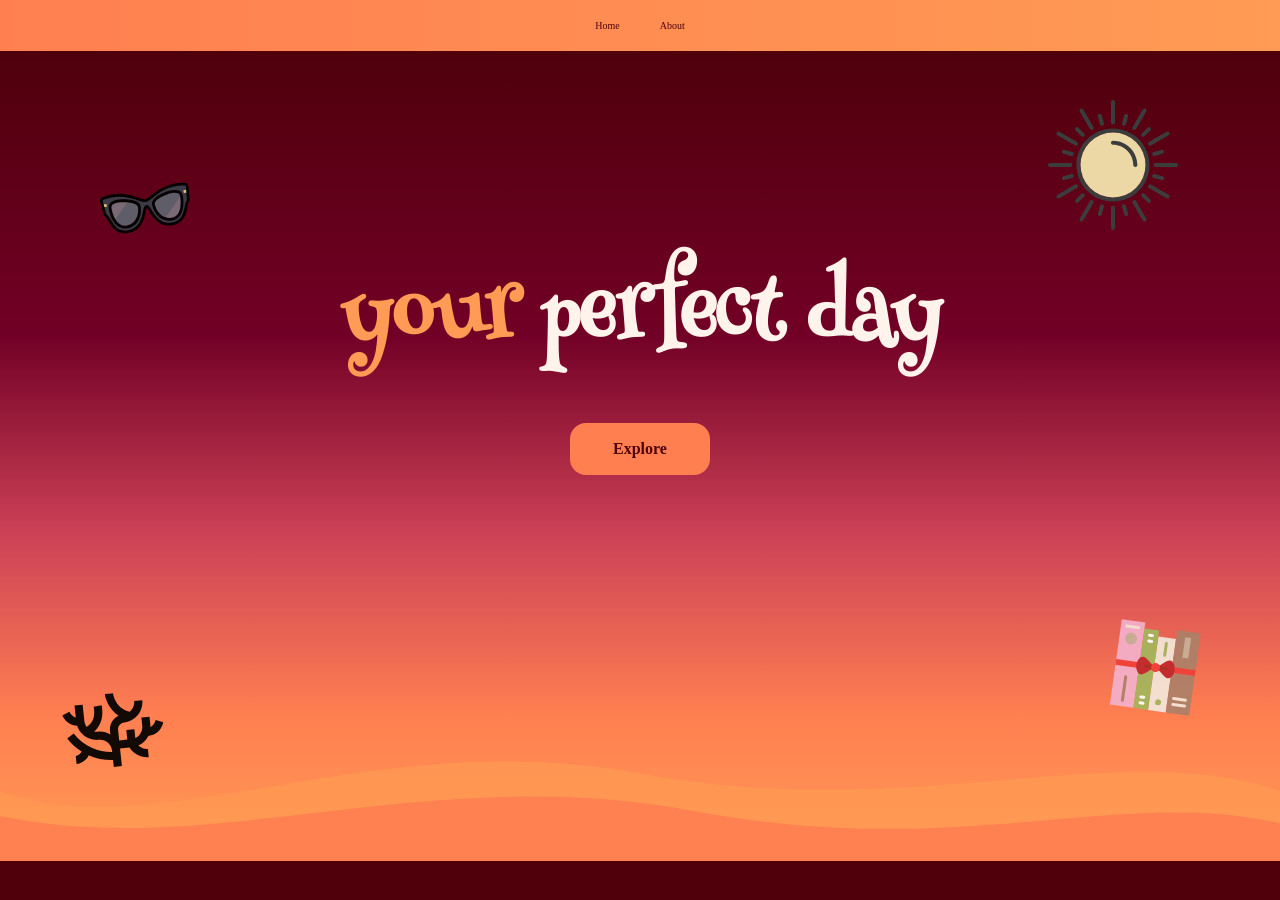
<file: index.html>
<!DOCTYPE html>
<html lang="en">
<head>
    <style>

    </style>
    <!-- FONTS -->
     <!-- main title -->
      <link rel="preconnect" href="https://fonts.googleapis.com">
<link rel="preconnect" href="https://fonts.gstatic.com" crossorigin>
<link href="https://fonts.googleapis.com/css2?family=Fontdiner+Swanky&family=Henny+Penny&display=swap" rel="stylesheet">
    
    <meta charset="UTF-8">
    <meta name="viewport" content="width=device-width, initial-scale=1.0">

    <link rel="stylesheet" href="style.css">
    <title>a perfect day</title>
</head>
<body>

    <nav class="navbar">
        <ul class="nav-links">
            <li><a href="index.html">Home</a></li>
            <li><a href="about.html">About</a></li>
        </ul>
    </nav>

    <section class="hero">
        <img src="stickers/sun.svg" class="hero-sticker sticker-sun" alt="">
        <img src="stickers/coral.svg" class="hero-sticker sticker-coral" alt="">
        <img src="stickers/sunglasses.svg" class="hero-sticker sticker-sunglasses" alt="">
        <img src="stickers/books.svg" class="hero-sticker sticker-books" alt="">

        <h1 class="hero-title"><em>your</em> perfect day</h1>

        <a href="explore.html" class="explore-btn">Explore</a>

        <img src="stickers/wave.svg" class="hero-sticker sticker-wave" alt="">
    </section>

</body>
</html>
</file>
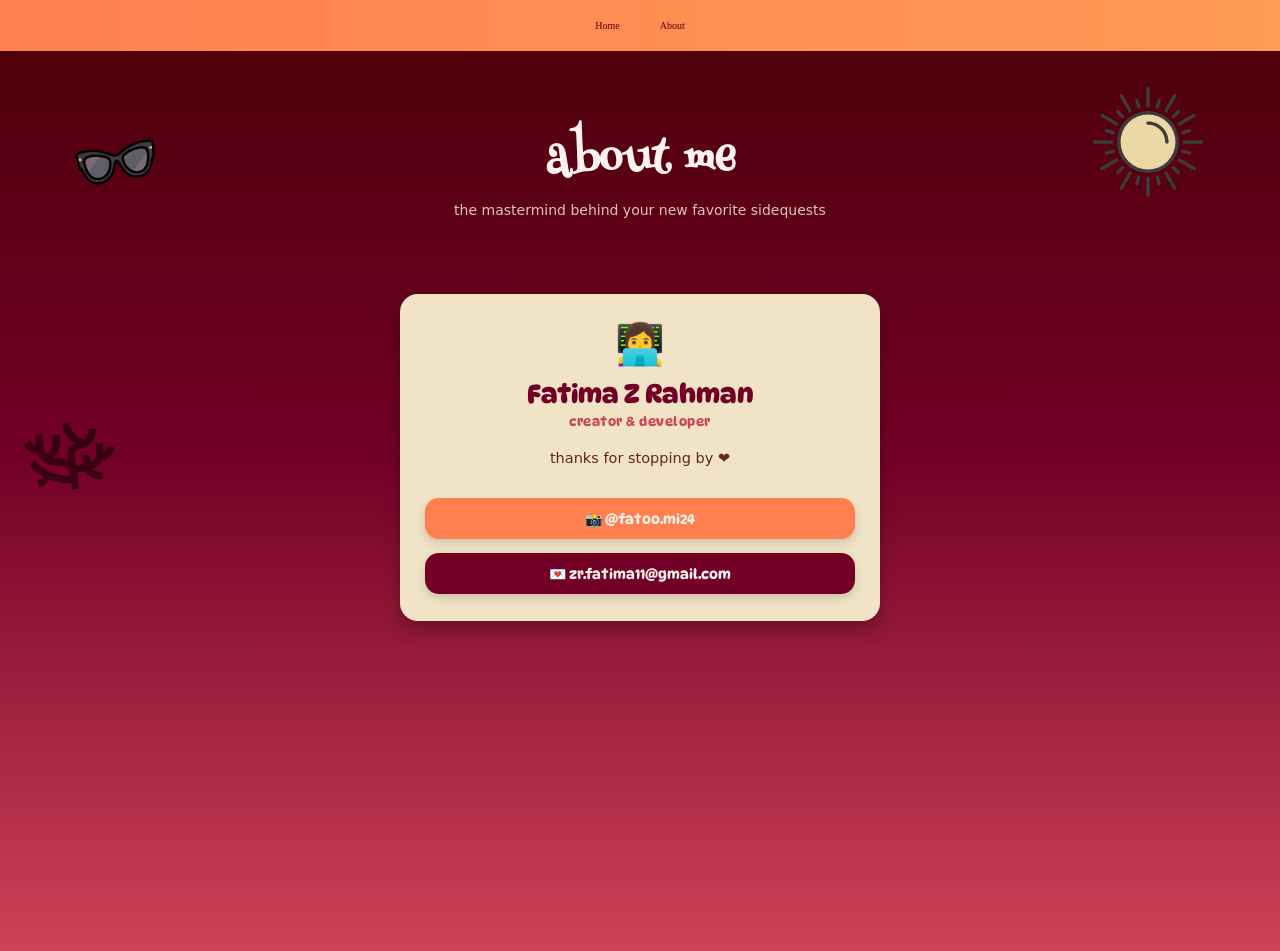
<file: about.html>
<!DOCTYPE html>
<html lang="en">
<head>
    <!-- FONTS -->
    <link rel="preconnect" href="https://fonts.googleapis.com">
    <link rel="preconnect" href="https://fonts.gstatic.com" crossorigin>
    <link href="https://fonts.googleapis.com/css2?family=DynaPuff:wght@400..700&family=Fontdiner+Swanky&family=Henny+Penny&display=swap" rel="stylesheet">

    <meta charset="UTF-8">
    <meta name="viewport" content="width=device-width, initial-scale=1.0">

    <link rel="stylesheet" href="style.css">
    <title>about the creator — a perfect day</title>
</head>
<body>

    <nav class="navbar">
        <ul class="nav-links">
            <li><a href="index.html">Home</a></li>
            <li><a href="about.html" class="active">About</a></li>
        </ul>
    </nav>

    <section class="sidequest-page">

        <img src="stickers/sun.svg" class="hero-sticker sq-sticker-sun" alt="">
        <img src="stickers/coral.svg" class="hero-sticker sq-sticker-coral" alt="">
        <img src="stickers/sunglasses.svg" class="hero-sticker sq-sticker-sunglasses" alt="">

        <h1 class="sq-title">about me</h1>
        <p class="sq-subtitle">the mastermind behind your new favorite sidequests</p>

        <div class="quest-category" style="max-width: 480px; margin: 0 auto; padding-top: 20px;">
            
            <div class="quest-card" style="display: flex; flex-direction: column; align-items: center; width: 100%; text-align: center;">
                <div class="quest-emoji" style="font-size: 4rem; margin-bottom: 10px;">👩‍💻</div>
                
                <h3 style="font-family: 'DynaPuff', cursive; font-weight: 600; font-size: 2.6rem; margin-bottom: 4px; color: var(--dark-amaranth);">Fatima Z Rahman</h3>
                <p class="quest-location" style="font-family: 'DynaPuff', cursive; margin-bottom: 18px; font-size: 1.3rem; font-weight: 500; text-transform: lowercase; letter-spacing: 0.5px; color: var(--amaranth);">
                    creator & developer
                </p>
                
                <p class="quest-desc" style="margin-bottom: 28px; font-size: 1.45rem; line-height: 1.6; color: var(--night-bordeaux);">
                    thanks for stopping by ❤️
                </p>

                <!-- Social and contact hubs with custom styling to kill the blue color -->
                <div style="display: flex; flex-direction: column; gap: 14px; width: 100%;">
                    <a href="https://instagram.com" target="_blank" style="display: inline-block; background: var(--coral-glow); color: var(--text-light); text-decoration: none; padding: 12px 24px; border-radius: 14px; font-family: 'DynaPuff', cursive; font-weight: 500; font-size: 1.4rem; text-transform: lowercase; transition: background-color 0.2s, transform 0.2s; box-shadow: 0 4px 10px rgba(0,0,0,0.15);">
                        📸 @fatoo.mi24
                    </a>
                    <a href="mailto:zr.fatima11@gmail.com" style="display: inline-block; background: var(--dark-amaranth); color: var(--text-light); text-decoration: none; padding: 12px 24px; border-radius: 14px; font-family: 'DynaPuff', cursive; font-weight: 500; font-size: 1.4rem; text-transform: lowercase; transition: background-color 0.2s, transform 0.2s; box-shadow: 0 4px 10px rgba(0,0,0,0.15);">
                        💌 zr.fatima11@gmail.com
                    </a>
                </div>
            </div>

        </div>

    </section>

</body>
</html>
</file>
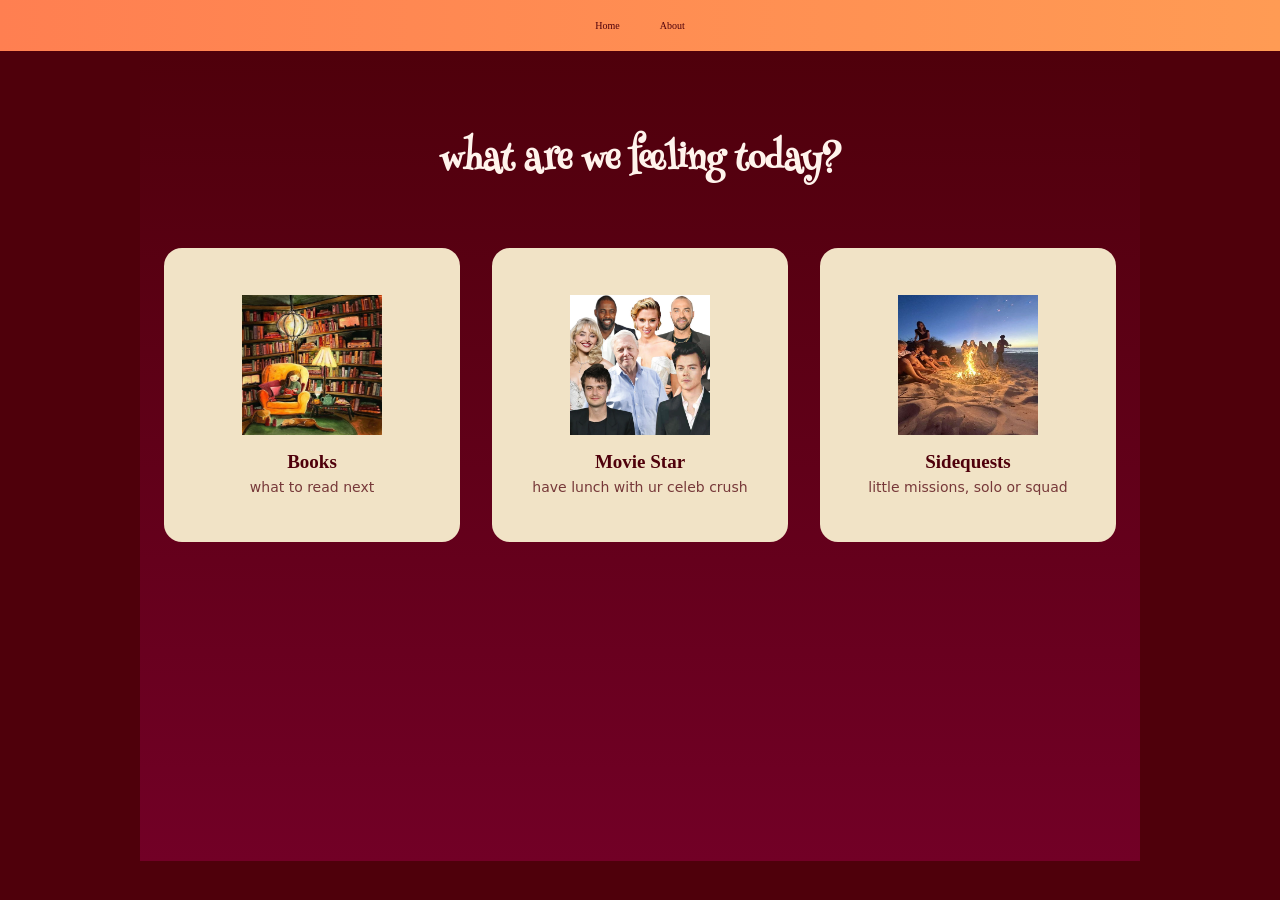
<file: explore.html>
<!DOCTYPE html>
<html lang="en">
<head>
    <!-- FONTS -->
      <link rel="preconnect" href="https://fonts.googleapis.com">
<link rel="preconnect" href="https://fonts.gstatic.com" crossorigin>
<link href="https://fonts.googleapis.com/css2?family=Fontdiner+Swanky&family=Henny+Penny&display=swap" rel="stylesheet">

    <meta charset="UTF-8">
    <meta name="viewport" content="width=device-width, initial-scale=1.0">

    <link rel="stylesheet" href="style.css">
    <title>explore — a perfect day</title>
</head>
<body>

    <nav class="navbar">
        <ul class="nav-links">
            <li><a href="index.html">Home</a></li>
            <li><a href="about.html">About</a></li>
        </ul>
    </nav>

    <section class="explore-page">
        <h1 class="explore-title">what are we feeling today?</h1>

        <div class="box-grid">

            <a class="beige-box" href="https://www.goodreads.com/group/show/1221893-iced-coffee-books-and-music">
                <img src="images/books.jpg" class="box-icon box-icon-large" alt="">
                <h3>Books</h3>
                <p>what to read next</p>
            </a>

            <a class="beige-box" href="movie-star.html">
                 <img src="images/robp.webp" class="box-icon box-icon-large" alt="">
                 <h3>Movie Star</h3>
                 <p>have lunch with ur celeb crush</p>
            </a>

            <a class="beige-box" href="sidequests.html">
                <img src="images/sideq.jpg" class="box-icon box-icon-large" alt="">
                <h3>Sidequests</h3>
                <p>little missions, solo or squad</p>
            </a>

        </div>
    </section>

</body>
</html>
</file>
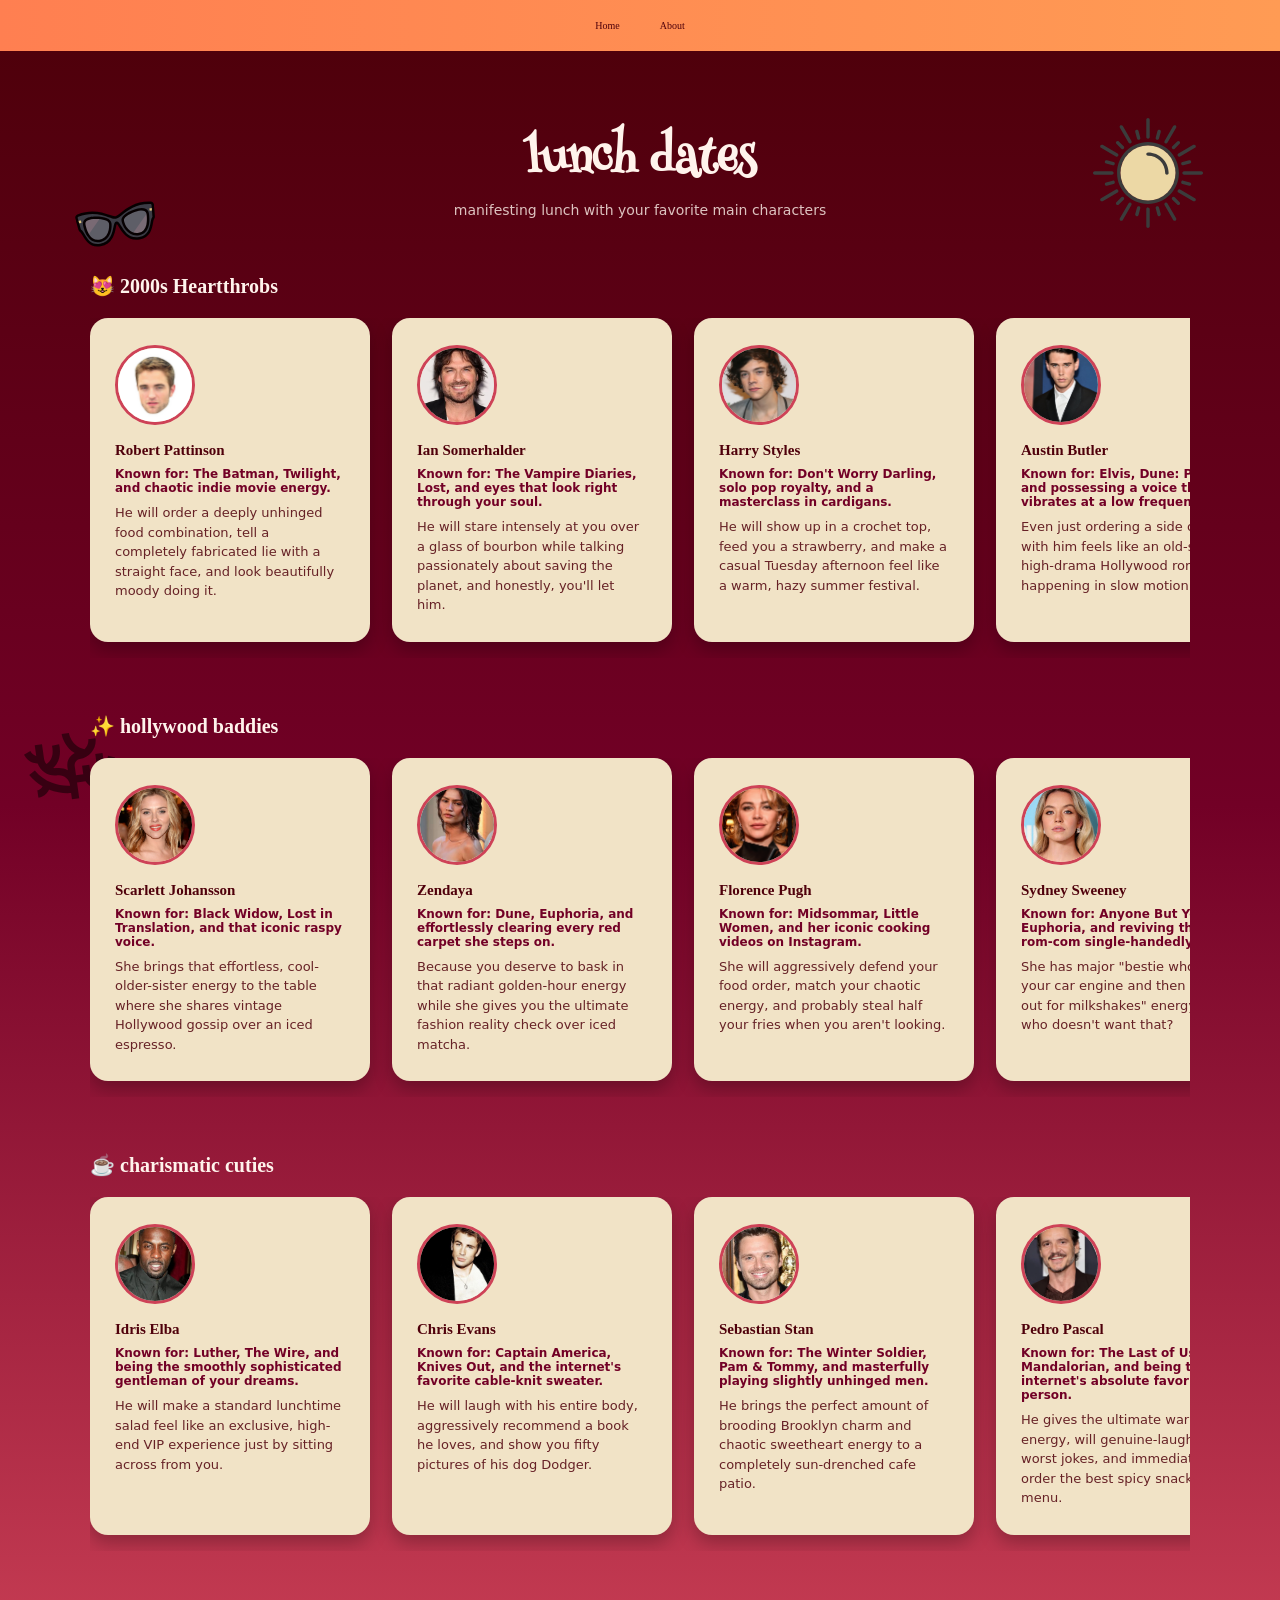
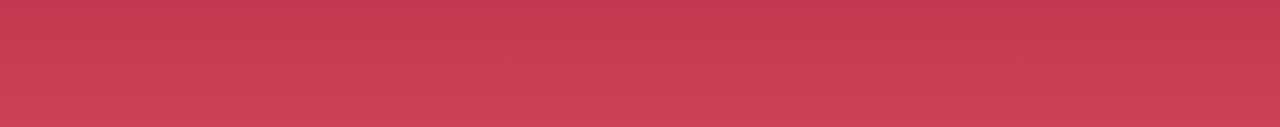
<file: movie-star.html>
<!DOCTYPE html>
<html lang="en">
<head>
    <!-- FONTS -->
    <link rel="preconnect" href="https://fonts.googleapis.com">
    <link rel="preconnect" href="https://fonts.gstatic.com" crossorigin>
    <link href="https://fonts.googleapis.com/css2?family=Fontdiner+Swanky&family=Henny+Penny&display=swap" rel="stylesheet">

    <meta charset="UTF-8">
    <meta name="viewport" content="width=device-width, initial-scale=1.0">

    <link rel="stylesheet" href="style.css">
    <title>movie star lunch date — a perfect day</title>
</head>
<body>

    <nav class="navbar">
        <ul class="nav-links">
            <li><a href="index.html">Home</a></li>
            <li><a href="about.html">About</a></li>
        </ul>
    </nav>

    <section class="sidequest-page">

        <img src="stickers/sun.svg" class="hero-sticker sq-sticker-sun" alt="">
        <img src="stickers/coral.svg" class="hero-sticker sq-sticker-coral" alt="">
        <img src="stickers/sunglasses.svg" class="hero-sticker sq-sticker-sunglasses" alt="">

        <h1 class="sq-title">lunch dates</h1>
        <p class="sq-subtitle">manifesting lunch with your favorite main characters</p>

        <!-- ============ CATEGORY 1: THE MEN (60% Ratio - Part 1) ============ -->
        <div class="quest-category">
            <h2 class="quest-category-title">😻 2000s Heartthrobs</h2>
            <div class="quest-scroll">

                <div class="quest-card">
                    <img src="images/actors/rp.jpg" class="box-icon box-icon-large" alt="Robert Pattinson" style="width: 80px; height: 80px; border-radius: 50%; object-fit: cover; margin-bottom: 14px; border: 3px solid var(--amaranth);">
                    <h3>Robert Pattinson</h3>
                    <p class="quest-location">Known for: The Batman, Twilight, and chaotic indie movie energy.</p>
                    <p class="quest-desc">He will order a deeply unhinged food combination, tell a completely fabricated lie with a straight face, and look beautifully moody doing it.</p>
                </div>

                <div class="quest-card">
                    <img src="images/actors/is.jpg" class="box-icon box-icon-large" alt="Ian Somerhalder" style="width: 80px; height: 80px; border-radius: 50%; object-fit: cover; margin-bottom: 14px; border: 3px solid var(--amaranth);">
                    <h3>Ian Somerhalder</h3>
                    <p class="quest-location">Known for: The Vampire Diaries, Lost, and eyes that look right through your soul.</p>
                    <p class="quest-desc">He will stare intensely at you over a glass of bourbon while talking passionately about saving the planet, and honestly, you'll let him.</p>
                </div>

                <div class="quest-card">
                    <img src="images/actors/hs.jpg" class="box-icon box-icon-large" alt="Harry Styles" style="width: 80px; height: 80px; border-radius: 50%; object-fit: cover; margin-bottom: 14px; border: 3px solid var(--amaranth);">
                    <h3>Harry Styles</h3>
                    <p class="quest-location">Known for: Don't Worry Darling, solo pop royalty, and a masterclass in cardigans.</p>
                    <p class="quest-desc">He will show up in a crochet top, feed you a strawberry, and make a casual Tuesday afternoon feel like a warm, hazy summer festival.</p>
                </div>

                <div class="quest-card">
                    <img src="images/actors/ab.jpg" class="box-icon box-icon-large" alt="Austin Butler" style="width: 80px; height: 80px; border-radius: 50%; object-fit: cover; margin-bottom: 14px; border: 3px solid var(--amaranth);">
                    <h3>Austin Butler</h3>
                    <p class="quest-location">Known for: Elvis, Dune: Part Two, and possessing a voice that vibrates at a low frequency.</p>
                    <p class="quest-desc">Even just ordering a side of bread with him feels like an old-school, high-drama Hollywood romance happening in slow motion.</p>
                </div>

            </div>
        </div>

        <!-- ============ CATEGORY 2: THE WOMEN (40% Ratio) ============ -->
        <div class="quest-category">
            <h2 class="quest-category-title">✨ hollywood baddies</h2>
            <div class="quest-scroll">

                <div class="quest-card">
                    <img src="images/actors/sj.jpg" class="box-icon box-icon-large" alt="Scarlett Johansson" style="width: 80px; height: 80px; border-radius: 50%; object-fit: cover; margin-bottom: 14px; border: 3px solid var(--amaranth);">
                    <h3>Scarlett Johansson</h3>
                    <p class="quest-location">Known for: Black Widow, Lost in Translation, and that iconic raspy voice.</p>
                    <p class="quest-desc">She brings that effortless, cool-older-sister energy to the table where she shares vintage Hollywood gossip over an iced espresso.</p>
                </div>

                <div class="quest-card">
                    <img src="images/actors/z.jpg" class="box-icon box-icon-large" alt="Zendaya" style="width: 80px; height: 80px; border-radius: 50%; object-fit: cover; margin-bottom: 14px; border: 3px solid var(--amaranth);">
                    <h3>Zendaya</h3>
                    <p class="quest-location">Known for: Dune, Euphoria, and effortlessly clearing every red carpet she steps on.</p>
                    <p class="quest-desc">Because you deserve to bask in that radiant golden-hour energy while she gives you the ultimate fashion reality check over iced matcha.</p>
                </div>

                <div class="quest-card">
                    <img src="images/actors/fp.jpg" class="box-icon box-icon-large" alt="Florence Pugh" style="width: 80px; height: 80px; border-radius: 50%; object-fit: cover; margin-bottom: 14px; border: 3px solid var(--amaranth);">
                    <h3>Florence Pugh</h3>
                    <p class="quest-location">Known for: Midsommar, Little Women, and her iconic cooking videos on Instagram.</p>
                    <p class="quest-desc">She will aggressively defend your food order, match your chaotic energy, and probably steal half your fries when you aren't looking.</p>
                </div>

                <div class="quest-card">
                    <img src="images/actors/ss.jpg" class="box-icon box-icon-large" alt="Sydney Sweeney" style="width: 80px; height: 80px; border-radius: 50%; object-fit: cover; margin-bottom: 14px; border: 3px solid var(--amaranth);">
                    <h3>Sydney Sweeney</h3>
                    <p class="quest-location">Known for: Anyone But You, Euphoria, and reviving the classic rom-com single-handedly.</p>
                    <p class="quest-desc">She has major "bestie who will fix your car engine and then take you out for milkshakes" energy, and who doesn't want that?</p>
                </div>

                <div class="quest-card">
                    <img src="images/actors/ja.jpg" class="box-icon box-icon-large" alt="Jennifer Aniston" style="width: 80px; height: 80px; border-radius: 50%; object-fit: cover; margin-bottom: 14px; border: 3px solid var(--amaranth);">
                    <h3>Jennifer Aniston</h3>
                    <p class="quest-location">Known for: Friends, The Morning Show, and having the most legendary hair in television history.</p>
                    <p class="quest-desc">She will order a suspiciously healthy but delicious salad and give you life-changing wellness advice that actually works.</p>
                </div>

            </div>
        </div>

        <!-- ============ CATEGORY 3: THE MEN (60% Ratio - Part 2) ============ -->
                <!-- ============ CATEGORY 3: THE MEN (60% Ratio - Part 2) ============ -->
        <div class="quest-category">
            <h2 class="quest-category-title">☕ charismatic cuties</h2>
            <div class="quest-scroll">

                <div class="quest-card">
                    <img src="images/actors/ie.jpg" class="box-icon box-icon-large" alt="Idris Elba" style="width: 80px; height: 80px; border-radius: 50%; object-fit: cover; margin-bottom: 14px; border: 3px solid var(--amaranth);">
                    <h3>Idris Elba</h3>
                    <p class="quest-location">Known for: Luther, The Wire, and being the smoothly sophisticated gentleman of your dreams.</p>
                    <p class="quest-desc">He will make a standard lunchtime salad feel like an exclusive, high-end VIP experience just by sitting across from you.</p>
                </div>

                <div class="quest-card">
                    <img src="images/actors/ce.jpg" class="box-icon box-icon-large" alt="Chris Evans" style="width: 80px; height: 80px; border-radius: 50%; object-fit: cover; margin-bottom: 14px; border: 3px solid var(--amaranth);">
                    <h3>Chris Evans</h3>
                    <p class="quest-location">Known for: Captain America, Knives Out, and the internet's favorite cable-knit sweater.</p>
                    <p class="quest-desc">He will laugh with his entire body, aggressively recommend a book he loves, and show you fifty pictures of his dog Dodger.</p>
                </div>

                <div class="quest-card">
                    <img src="images/actors/seb.jpg" class="box-icon box-icon-large" alt="Sebastian Stan" style="width: 80px; height: 80px; border-radius: 50%; object-fit: cover; margin-bottom: 14px; border: 3px solid var(--amaranth);">
                    <h3>Sebastian Stan</h3>
                    <p class="quest-location">Known for: The Winter Soldier, Pam & Tommy, and masterfully playing slightly unhinged men.</p>
                    <p class="quest-desc">He brings the perfect amount of brooding Brooklyn charm and chaotic sweetheart energy to a completely sun-drenched cafe patio.</p>
                </div>

                <div class="quest-card">
                    <img src="images/actors/pp.jpg" class="box-icon box-icon-large" alt="Pedro Pascal" style="width: 80px; height: 80px; border-radius: 50%; object-fit: cover; margin-bottom: 14px; border: 3px solid var(--amaranth);">
                    <h3>Pedro Pascal</h3>
                    <p class="quest-location">Known for: The Last of Us, The Mandalorian, and being the internet's absolute favorite person.</p>
                    <p class="quest-desc">He gives the ultimate warm-hug energy, will genuine-laugh at your worst jokes, and immediately order the best spicy snacks on the menu.</p>
                </div>

            </div>
        </div>


    </section>

</body>
</html>
</file>
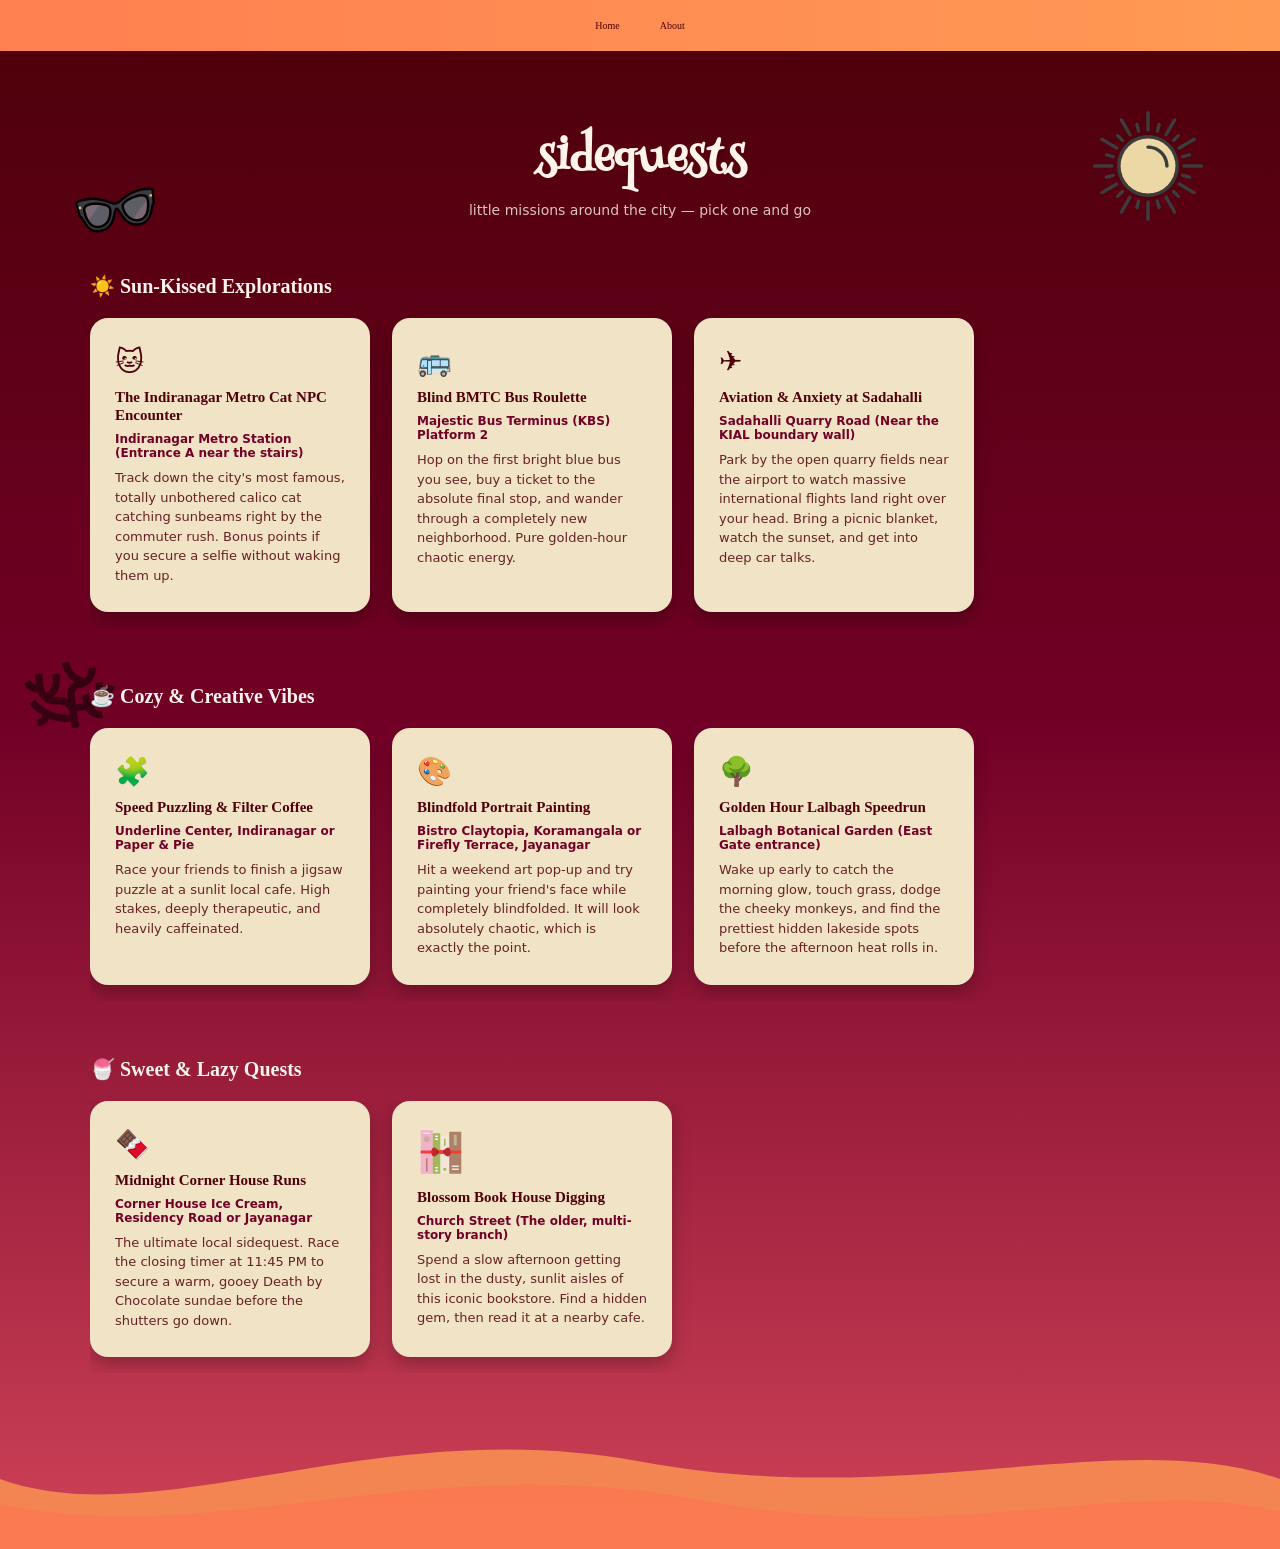
<file: sidequests.html>
<!DOCTYPE html>
<html lang="en">
<head>
    <!-- FONTS -->
      <link rel="preconnect" href="https://fonts.googleapis.com">
<link rel="preconnect" href="https://fonts.gstatic.com" crossorigin>
<link href="https://fonts.googleapis.com/css2?family=Fontdiner+Swanky&family=Henny+Penny&display=swap" rel="stylesheet">

    <meta charset="UTF-8">
    <meta name="viewport" content="width=device-width, initial-scale=1.0">

    <link rel="stylesheet" href="style.css">
    <title>sidequests — a perfect day</title>
</head>
<body>

    <nav class="navbar">
        <ul class="nav-links">
            <li><a href="index.html">Home</a></li>
            <li><a href="about.html">About</a></li>
        </ul>
    </nav>

    <section class="sidequest-page">

        <img src="stickers/sun.svg" class="hero-sticker sq-sticker-sun" alt="">
        <img src="stickers/coral.svg" class="hero-sticker sq-sticker-coral" alt="">
        <img src="stickers/sunglasses.svg" class="hero-sticker sq-sticker-sunglasses" alt="">

        <h1 class="sq-title">sidequests</h1>
        <p class="sq-subtitle">little missions around the city — pick one and go</p>

        <!-- ============ CATEGORY 1 ============ -->
        <div class="quest-category">
            <h2 class="quest-category-title">☀️ Sun-Kissed Explorations</h2>
            <div class="quest-scroll">

                <div class="quest-card">
                    <div class="quest-emoji">🐱</div>
                    <h3>The Indiranagar Metro Cat NPC Encounter</h3>
                    <p class="quest-location">Indiranagar Metro Station (Entrance A near the stairs)</p>
                    <p class="quest-desc">Track down the city's most famous, totally unbothered calico cat catching sunbeams right by the commuter rush. Bonus points if you secure a selfie without waking them up.</p>
                </div>

                <div class="quest-card">
                    <div class="quest-emoji">🚌</div>
                    <h3>Blind BMTC Bus Roulette</h3>
                    <p class="quest-location">Majestic Bus Terminus (KBS) Platform 2</p>
                    <p class="quest-desc">Hop on the first bright blue bus you see, buy a ticket to the absolute final stop, and wander through a completely new neighborhood. Pure golden-hour chaotic energy.</p>
                </div>

                <div class="quest-card">
                    <div class="quest-emoji">✈️</div>
                    <h3>Aviation & Anxiety at Sadahalli</h3>
                    <p class="quest-location">Sadahalli Quarry Road (Near the KIAL boundary wall)</p>
                    <p class="quest-desc">Park by the open quarry fields near the airport to watch massive international flights land right over your head. Bring a picnic blanket, watch the sunset, and get into deep car talks.</p>
                </div>

            </div>
        </div>

        <!-- ============ CATEGORY 2 ============ -->
        <div class="quest-category">
            <h2 class="quest-category-title">☕ Cozy & Creative Vibes</h2>
            <div class="quest-scroll">

                <div class="quest-card">
                    <div class="quest-emoji">🧩</div>
                    <h3>Speed Puzzling & Filter Coffee</h3>
                    <p class="quest-location">Underline Center, Indiranagar or Paper & Pie</p>
                    <p class="quest-desc">Race your friends to finish a jigsaw puzzle at a sunlit local cafe. High stakes, deeply therapeutic, and heavily caffeinated.</p>
                </div>

                <div class="quest-card">
                    <div class="quest-emoji">🎨</div>
                    <h3>Blindfold Portrait Painting</h3>
                    <p class="quest-location">Bistro Claytopia, Koramangala or Firefly Terrace, Jayanagar</p>
                    <p class="quest-desc">Hit a weekend art pop-up and try painting your friend's face while completely blindfolded. It will look absolutely chaotic, which is exactly the point.</p>
                </div>

                <div class="quest-card">
                    <div class="quest-emoji">🌳</div>
                    <h3>Golden Hour Lalbagh Speedrun</h3>
                    <p class="quest-location">Lalbagh Botanical Garden (East Gate entrance)</p>
                    <p class="quest-desc">Wake up early to catch the morning glow, touch grass, dodge the cheeky monkeys, and find the prettiest hidden lakeside spots before the afternoon heat rolls in.</p>
                </div>

            </div>
        </div>

        <!-- ============ CATEGORY 3 ============ -->
        <div class="quest-category">
            <h2 class="quest-category-title">🍧 Sweet & Lazy Quests</h2>
            <div class="quest-scroll">

                <div class="quest-card">
                    <div class="quest-emoji">🍫</div>
                    <h3>Midnight Corner House Runs</h3>
                    <p class="quest-location">Corner House Ice Cream, Residency Road or Jayanagar</p>
                    <p class="quest-desc">The ultimate local sidequest. Race the closing timer at 11:45 PM to secure a warm, gooey Death by Chocolate sundae before the shutters go down.</p>
                </div>

                <div class="quest-card">
                    <img src="stickers/books.svg" class="quest-emoji-img" alt="">
                    <h3>Blossom Book House Digging</h3>
                    <p class="quest-location">Church Street (The older, multi-story branch)</p>
                    <p class="quest-desc">Spend a slow afternoon getting lost in the dusty, sunlit aisles of this iconic bookstore. Find a hidden gem, then read it at a nearby cafe.</p>
                </div>

            </div>
        </div>

        <img src="stickers/wave.svg" class="hero-sticker sq-sticker-wave" alt="">

    </section>

</body>
</html>
</file>
<file: style.css>
:root {
  --night-bordeaux: #4f000b;
  --dark-amaranth:  #720026;
  --amaranth:       #ce4257;
  --coral-glow:     #ff7f51;
  --sandy-brown:    #ff9b54;

  --text-light: #FFF3EC;   /* soft warm white — for text on dark backgrounds */
  --beige: #F1E3C6;
  --beige-dark: #E4D2A8;
}

html {
  font-size: 62.5%;
}

* {
  box-sizing: border-box;
  margin: 0;
  padding: 0;
}

body {
  font-family: system-ui, sans-serif;
  color: var(--text-light);
  background: var(--night-bordeaux);
}

/* ---------- NAV BAR ---------- */
.navbar {
  display: flex;
  justify-content: center;   
  padding: 20px 40px;
  position: sticky;         
  top: 0;
  background: linear-gradient(90deg, var(--coral-glow), var(--sandy-brown));
  z-index: 10;              
}

.nav-links {
  display: flex;
  gap: 40px;
  list-style: none;
}

.nav-links a {
  text-decoration: none;
  color: var(--night-bordeaux);
  font-weight: 500;
  font-family: 'Fontdiner Swanky', cursive;
}

.nav-links a:hover {
  color: var(--text-light);
}

/* ---------- HERO ---------- */
.hero {
  position: relative;     
  overflow: hidden;         
  min-height: 90vh;       
  display: flex;
  flex-direction: column;  
  align-items: center;     
  justify-content: flex-start;
  text-align: center;
  padding: 24px;
  padding-top: 22vh;
  background: linear-gradient(180deg,
    var(--night-bordeaux) 0%,
    var(--dark-amaranth) 35%,
    var(--amaranth) 60%,
    var(--coral-glow) 82%,
    var(--sandy-brown) 100%
  );
}


.hero-sticker {
  position: absolute;      
  pointer-events: none;  
  opacity: 0.92;
}

.sticker-sun {
  top: 6%;
  right: 8%;
  width: 130px;
  animation: sticker-drift 7s ease-in-out infinite;
}

.sticker-coral {
  bottom: 10%;
  left: 5%;
  width: 100px;
  transform: rotate(-6deg);
}

.sticker-sunglasses {
  top: 14%;
  left: 8%;
  width: 90px;
  transform: rotate(-10deg);
}

.sticker-wave {
  bottom: 0;
  left: 0;
  width: 100%;
  height: auto;
}

@keyframes sticker-drift {
  0%, 100% { transform: translateY(0); }
  50% { transform: translateY(10px); }
}

@media (max-width: 640px) {
  .sticker-coral, .sticker-sunglasses, .sticker-books { display: none; }
}

.sticker-books {
  bottom: 18%;
  right: 6%;
  width: 95px;
  transform: rotate(8deg);
}

/* ---------- CATEGORY CARDS ---------- */
.categories {
  max-width: 1000px;
  margin: 0 auto;
  padding: 80px 24px 100px;
}

.categories-title {
  text-align: center;
  font-family: 'Fontdiner Swanky', cursive;
  font-size: clamp(2.2rem, 4vw, 3rem);
  color: var(--dark-amaranth);
  margin-bottom: 48px;
}

.card-grid {
  display: grid;
  grid-template-columns: repeat(auto-fit, minmax(200px, 1fr));
  gap: 28px;
}

.card {
  display: flex;
  flex-direction: column;
  align-items: center;
  text-align: center;
  text-decoration: none;
  color: var(--night-bordeaux);
  background: var(--text-light);
  border-radius: 18px;
  padding: 36px 20px;
  border: 3px solid transparent;
  box-shadow: 0 8px 20px rgba(79, 0, 11, 0.15);
  transition: transform 0.25s ease, box-shadow 0.25s ease, border-color 0.25s ease;
}

.card:hover {
  transform: translateY(-8px) rotate(0deg) !important;
  box-shadow: 0 16px 30px rgba(79, 0, 11, 0.25);
  border-color: var(--coral-glow);
}

.card-icon {
  width: 64px;
  height: 64px;
  margin-bottom: 14px;
}

.card h3 {
  font-family: 'Fontdiner Swanky', cursive;
  font-size: 1.8rem;
  margin-bottom: 6px;
}

.card p {
  font-size: 1.4rem;
  color: var(--dark-amaranth);
  opacity: 0.8;
}


.tilt-1 { transform: rotate(-2deg); }
.tilt-2 { transform: rotate(1.5deg); }
.tilt-3 { transform: rotate(-1deg); }
.tilt-4 { transform: rotate(2deg); }

@media (max-width: 640px) {
  .tilt-1, .tilt-2, .tilt-3, .tilt-4 { transform: none; }
}

.hero-title {
  font-family: 'Henny Penny', cursive;
  font-size: clamp(4rem, 8vw, 8rem); /* was 2.5rem/5rem under old 16px base — scaled up to match, since 1rem is now 10px not 16px */
  color: var(--text-light);
}

.hero-title em {
  font-style: normal;
  color: var(--sandy-brown);
}

/* ---------- EXPLORE BUTTON ---------- */
.explore-btn {
  display: inline-block;                  
  text-decoration: none;                   
  margin-top: 32px;
  padding: 14px 40px;
  font-size: 1.6rem;
  font-family: 'Fontdiner Swanky', cursive;
  font-weight: 600;
  color: var(--night-bordeaux);
  background: var(--coral-glow);
  border-radius: 16px;                    
  border: 3px solid transparent;          
  cursor: pointer;
  transition: box-shadow 0.25s ease, border-color 0.25s ease, transform 0.2s ease;
}

.explore-btn:hover {
  background: var(--sandy-brown);
  box-shadow: 0 10px 24px rgba(0, 0, 0, 0.35);
  border-color: var(--text-light);
  transform: translateY(-3px);
}

.explore-btn:active {
  transform: translateY(0);
  box-shadow: 0 4px 10px rgba(0, 0, 0, 0.3);
}

/* ---------- EXPLORE PAGE ---------- */
.explore-page {
  min-height: 90vh;
  padding: 80px 24px 100px;
  max-width: 1000px;
  margin: 0 auto;
  background: linear-gradient(180deg, var(--night-bordeaux) 0%, var(--dark-amaranth) 100%);
}

.explore-title {
  text-align: center;
  font-family: 'Henny Penny', cursive;
  font-size: clamp(2.2rem, 5vw, 3.4rem);
  color: var(--text-light);
  margin-bottom: 56px;
}

.box-grid {
  display: grid;
  grid-template-columns: repeat(auto-fit, minmax(220px, 1fr));
  gap: 32px;
}

.beige-box {
  display: flex;
  flex-direction: column;
  align-items: center;
  text-align: center;
  text-decoration: none;
  color: var(--night-bordeaux);
  background: var(--beige);
  border-radius: 18px;
  padding: 44px 24px;
  border: 3px solid transparent;
  transition: transform 0.25s ease, box-shadow 0.25s ease, border-color 0.25s ease;
}

.beige-box:hover {
  transform: translateY(-6px);
  box-shadow: 0 18px 30px rgba(0, 0, 0, 0.45);  /* shadow appears behind the box on hover */
  border-color: var(--beige-dark);
}

.box-icon {
  width: 64px;
  height: 64px;
  margin-bottom: 16px;
}

.beige-box h3 {
  font-family: 'Fontdiner Swanky', cursive;
  font-size: 1.9rem;
  margin-bottom: 6px;
}

.beige-box p {
  font-size: 1.4rem;
  opacity: 0.75;
}

  .box-icon-large {
    width: 140px;
    height: 140px;
  }

/* SIDEQUESTS PAGE */
.sidequest-page {
  position: relative;
  overflow: hidden;
  min-height: 100vh;
  padding: 70px 24px 120px;
  background: linear-gradient(180deg, var(--night-bordeaux) 0%, var(--dark-amaranth) 45%, var(--amaranth) 100%);
}

.sq-title {
  text-align: center;
  font-family: 'Henny Penny', cursive;
  font-size: clamp(2.6rem, 6vw, 4.5rem);
  color: var(--text-light);
  position: relative;
  z-index: 1;
}

.sq-subtitle {
  text-align: center;
  font-size: 1.4rem;
  color: var(--text-light);
  opacity: 0.8;
  margin-bottom: 56px;
  position: relative;
  z-index: 1;
}


.sq-sticker-sun {
  top: 4%;
  right: 6%;
  width: 110px;
  animation: sticker-drift 7s ease-in-out infinite;
}

.sq-sticker-coral {
  top: 40%;
  left: 2%;
  width: 90px;
  transform: rotate(-8deg);
  opacity: 0.5;
}

.sq-sticker-sunglasses {
  top: 8%;
  left: 6%;
  width: 80px;
  transform: rotate(-10deg);
}

.sq-sticker-wave {
  position: absolute;
  bottom: 0;
  left: 0;
  width: 100%;
  z-index: 0;
}

@media (max-width: 640px) {
  .sq-sticker-coral, .sq-sticker-sunglasses { display: none; }
}

/* ---------- each vibe category ---------- */
.quest-category {
  position: relative;
  z-index: 1;
  max-width: 1100px;
  margin: 0 auto 56px;
}

.quest-category-title {
  font-family: 'Fontdiner Swanky', cursive;
  font-size: 2rem;
  color: var(--text-light);
  margin-bottom: 20px;
}

/* horizontally scrollable strip of quest cards */
.quest-scroll {
  display: flex;
  gap: 22px;
  overflow-x: auto;             /* enables horizontal scrolling */
  scroll-snap-type: x mandatory; 
  padding-bottom: 16px;          /* room for the scrollbar so it doesn't touch card edges */
}

.quest-card {
  scroll-snap-align: start;
  flex: 0 0 auto;      /* don't grow/shrink — each card keeps its own width */
  width: 280px;
  background: var(--beige);
  border-radius: 18px;
  padding: 24px 22px;
  border: 3px solid transparent;
  box-shadow: 0 8px 18px rgba(0, 0, 0, 0.25);
  color: var(--night-bordeaux);
  transition: transform 0.25s ease, box-shadow 0.25s ease, border-color 0.25s ease;
}

.quest-card:hover {
  transform: translateY(-6px);
  box-shadow: 0 16px 28px rgba(0, 0, 0, 0.4);
  border-color: var(--coral-glow);
}

.quest-emoji {
  font-size: 2.8rem;
  margin-bottom: 10px;
}

.quest-emoji-img {
  width: 48px;
  height: 48px;
  margin-bottom: 10px;
}

.quest-card h3 {
  font-family: 'Fontdiner Swanky', cursive;
  font-size: 1.5rem;
  line-height: 1.2;
  margin-bottom: 8px;
}

.quest-location {
  font-size: 1.2rem;
  font-weight: 600;
  color: var(--dark-amaranth);
  margin-bottom: 8px;
}

.quest-desc {
  font-size: 1.3rem;
  line-height: 1.5;
  opacity: 0.85;
}

/* nicer scrollbar for the quest strips, where supported */
.quest-scroll::-webkit-scrollbar {
  height: 8px;
}
.quest-scroll::-webkit-scrollbar-thumb {
  background: var(--coral-glow);
  border-radius: 8px;
}
.quest-scroll::-webkit-scrollbar-track {
  background: rgba(255,255,255,0.15);
  border-radius: 8px;
}
</file>
